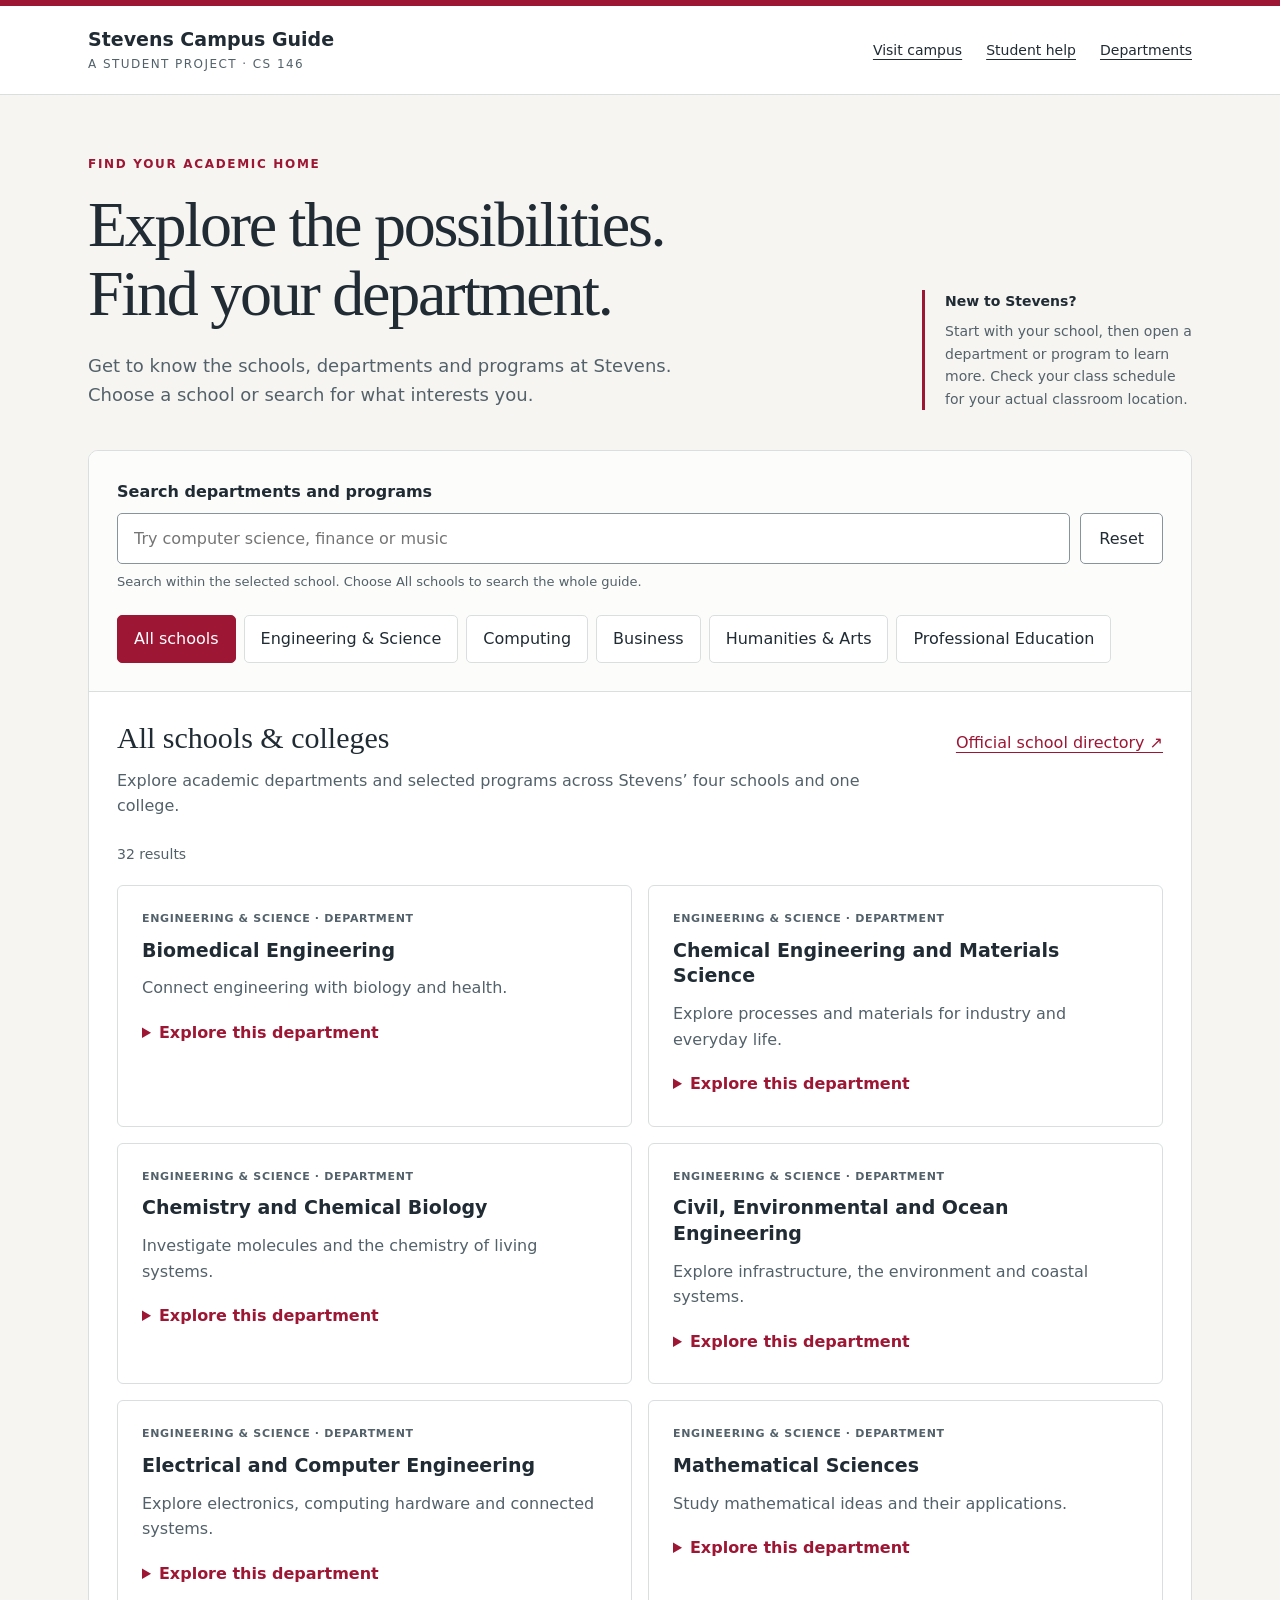
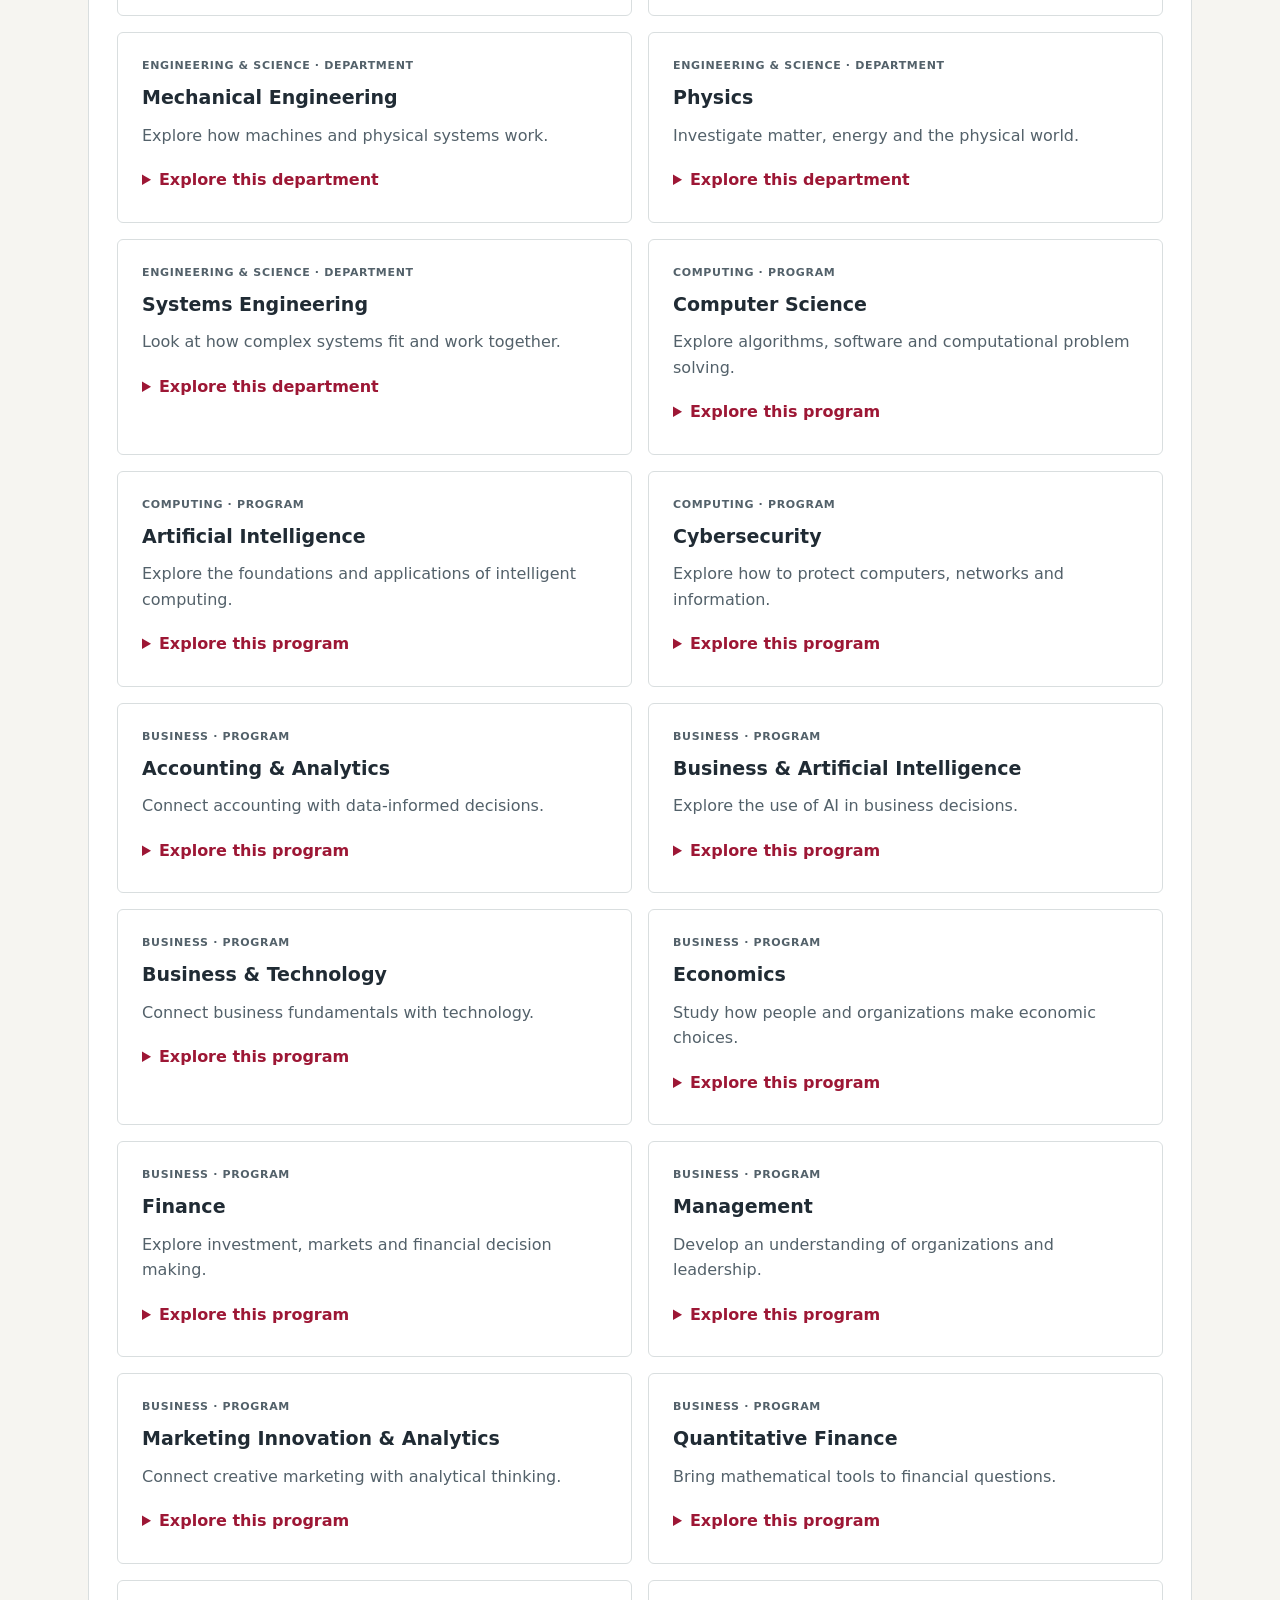
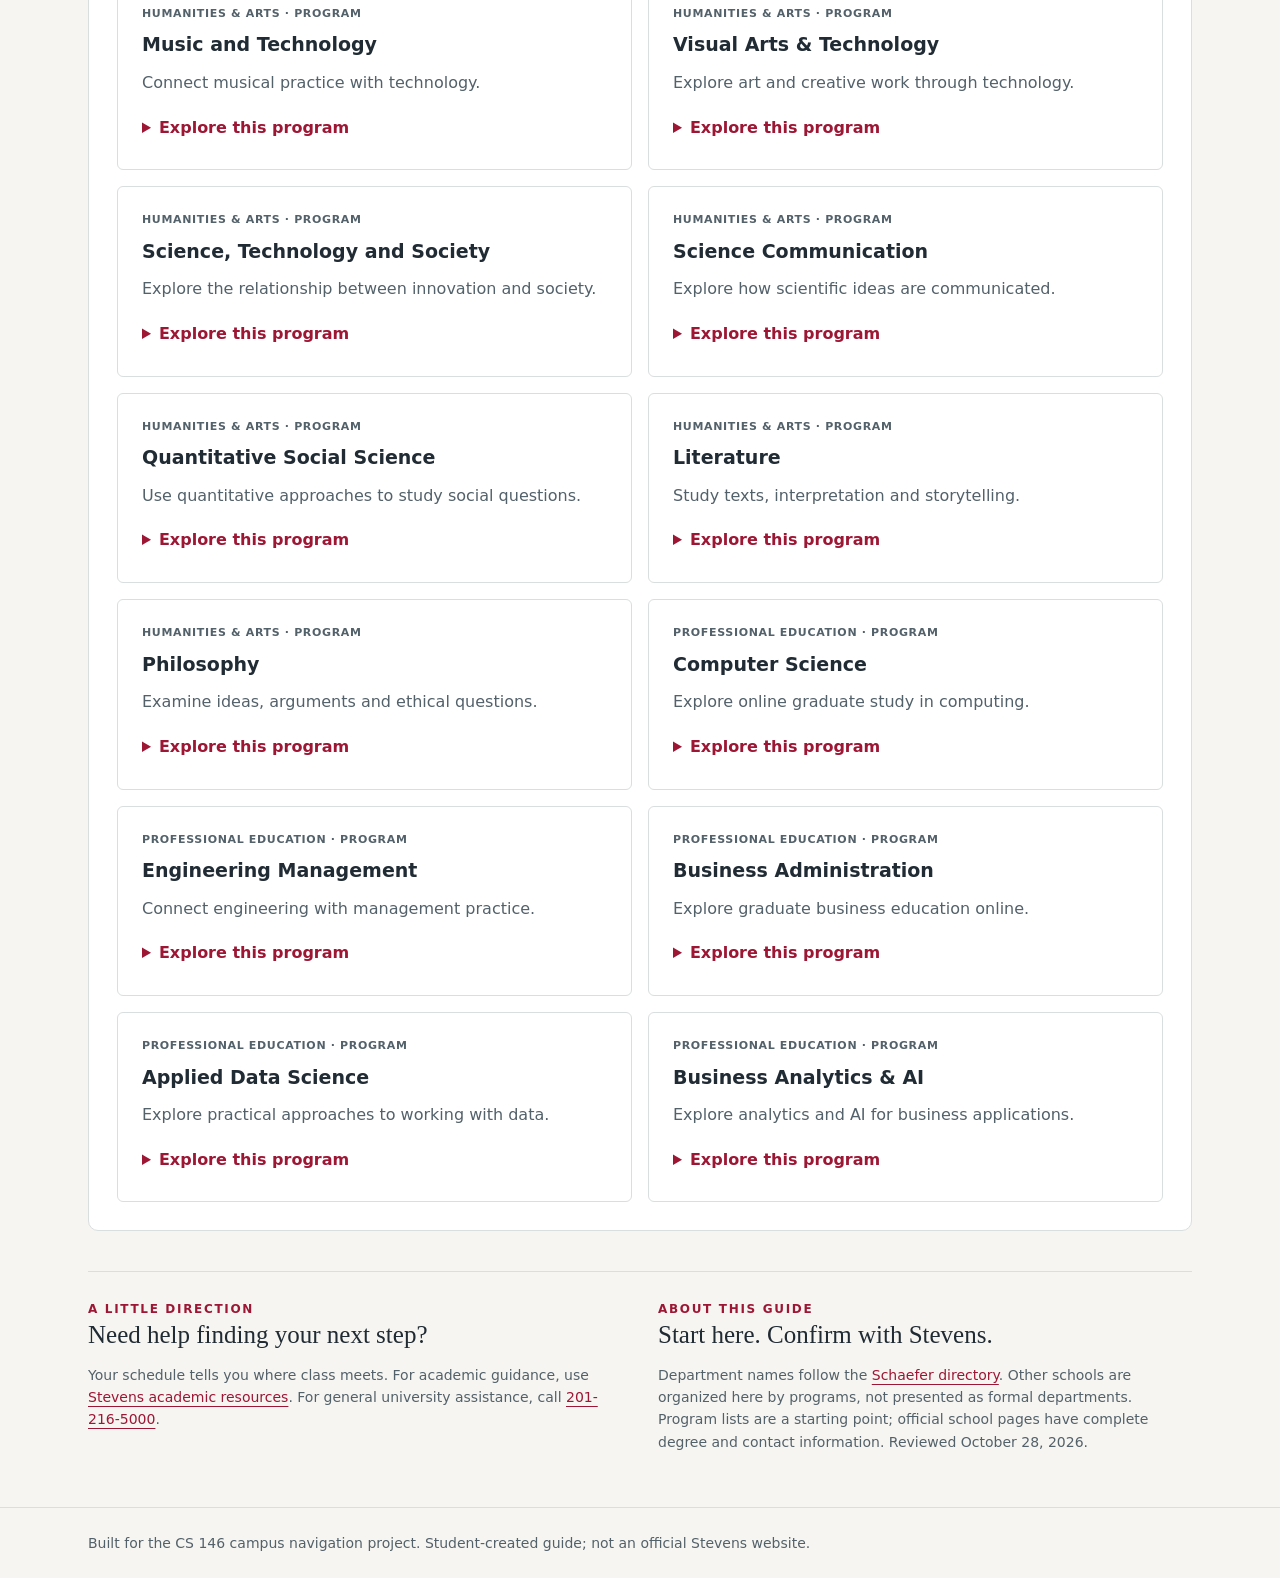
<file: departments.html>
<!doctype html>
<html lang="en">
<head>
  <meta charset="utf-8">
  <meta name="viewport" content="width=device-width, initial-scale=1">
  <meta name="description" content="Explore Stevens departments and programs by school. A student-built guide for finding your academic home.">
  <link rel="stylesheet" href="styles.css">
  <title>Departments | Stevens Campus Guide</title>
</head>
<body>
  <a class="skip" href="#main">Skip to departments</a>
  <header>
    <div class="wrap header-inner">
      <div class="brand">Stevens Campus Guide<span>A student project · CS 146</span></div>
      <!-- Official resources work even before teammates add the other project pages. -->
      <nav aria-label="Campus resources">
        <a href="https://www.stevens.edu/visit">Visit campus</a>
        <a href="#student-help">Student help</a>
        <a href="#directory" aria-current="page">Departments</a>
      </nav>
    </div>
  </header>
  <main id="main" class="wrap">
    <section class="hero" aria-labelledby="page-title">
      <div>
        <div class="eyebrow">Find your academic home</div>
        <h1 id="page-title">Explore the possibilities.<br>Find your department.</h1>
        <p class="intro">Get to know the schools, departments and programs at Stevens. Choose a school or search for what interests you.</p>
      </div>
      <aside class="guide-note"><strong>New to Stevens?</strong>Start with your school, then open a department or program to learn more. Check your class schedule for your actual classroom location.</aside>
    </section>
    <section id="directory" class="directory" aria-label="Academic directory">
      <div class="tools">
        <label class="search-label" for="search">Search departments and programs</label>
        <div class="search-row">
          <input id="search" type="search" placeholder="Try computer science, finance or music" aria-describedby="search-hint" autocomplete="off">
          <button id="clear" class="clear" type="button">Reset</button>
        </div>
        <p class="hint" id="search-hint">Search within the selected school. Choose All schools to search the whole guide.</p>
        <!-- Tabs support pointer, touch, Arrow keys, Home and End. -->
        <div id="school-tabs" class="tabs" role="tablist" aria-label="Schools and colleges"></div>
      </div>
      <div id="school-panel" class="panel" role="tabpanel" tabindex="0">
        <div class="panel-heading"><h2 id="school-title">All schools</h2><a id="school-link" href="https://www.stevens.edu/academics/our-schools">Official school directory ↗</a></div>
        <p id="school-description" class="panel-intro"></p>
        <p id="result-count" role="status" aria-live="polite" aria-atomic="true"></p>
        <div id="results" class="grid"></div>
        <div id="empty" class="empty" hidden><h3>No matches found</h3><p>Try another subject, select All schools, or reset your search.</p></div>
      </div>
      <noscript><p class="panel">Enable JavaScript to use this interactive directory, or browse the <a href="https://www.stevens.edu/academics/our-schools">official schools directory</a>.</p></noscript>
    </section>
    <section id="student-help" class="help" aria-label="Student help and sources">
      <div><div class="eyebrow">A little direction</div><h2>Need help finding your next step?</h2><p>Your schedule tells you where class meets. For academic guidance, use <a href="https://www.stevens.edu/academics/undergraduate-study/academic-resources">Stevens academic resources</a>. For general university assistance, call <a href="tel:+12012165000">201-216-5000</a>.</p></div>
      <div><div class="eyebrow">About this guide</div><h2>Start here. Confirm with Stevens.</h2><p>Department names follow the <a href="https://www.stevens.edu/school-engineering-science/departments">Schaefer directory</a>. Other schools are organized here by programs, not presented as formal departments. Program lists are a starting point; official school pages have complete degree and contact information. Reviewed October 28, 2026.</p></div>
    </section>
  </main>
  <footer><div class="wrap">Built for the CS 146 campus navigation project. Student-created guide; not an official Stevens website.</div></footer>
  <script>
    'use strict';
    // Keep school metadata and directory entries together for easy team maintenance.
    // Source pages were checked on October 28, 2026; use official links for updates.
    const schools = [
      { id: 'all', label: 'All schools', title: 'All schools & colleges', description: 'Explore academic departments and selected programs across Stevens’ four schools and one college.', url: 'https://www.stevens.edu/academics/our-schools' },
      { id: 'engineering', label: 'Engineering & Science', title: 'Schaefer School of Engineering and Science', description: 'Browse all nine academic departments. Open a card for areas to explore, then visit the official directory for degree details.', url: 'https://www.stevens.edu/school-engineering-science/departments' },
      { id: 'computing', label: 'Computing', title: 'School of Computing', description: 'Explore undergraduate computing programs. The school also offers graduate study in computer science, cybersecurity, AI, machine learning and data science.', url: 'https://www.stevens.edu/school-computing' },
      { id: 'business', label: 'Business', title: 'School of Business', description: 'Explore the eight undergraduate majors. Graduate degrees, minors and certificates are listed on the official school website.', url: 'https://www.stevens.edu/school-business/undergraduate-programs' },
      { id: 'hass', label: 'Humanities & Arts', title: 'School of Humanities, Arts and Social Sciences', description: 'Explore seven undergraduate majors connecting creativity, society and technology. Visit the school for minors and the accelerated law pathway.', url: 'https://www.stevens.edu/hass' },
      { id: 'professional', label: 'Professional Education', title: 'College of Professional Education', description: 'Explore selected online graduate programs for working professionals. The college also offers pathway certificates and AI upskilling.', url: 'https://online.stevens.edu/' }
    ];
    const entries = [
      ['engineering', 'Biomedical Engineering', 'Connect engineering with biology and health.', ['Biomedical engineering', 'Health technology']],
      ['engineering', 'Chemical Engineering and Materials Science', 'Explore processes and materials for industry and everyday life.', ['Chemical engineering', 'Materials science']],
      ['engineering', 'Chemistry and Chemical Biology', 'Investigate molecules and the chemistry of living systems.', ['Chemistry', 'Chemical biology']],
      ['engineering', 'Civil, Environmental and Ocean Engineering', 'Explore infrastructure, the environment and coastal systems.', ['Civil engineering', 'Environmental engineering', 'Ocean engineering']],
      ['engineering', 'Electrical and Computer Engineering', 'Explore electronics, computing hardware and connected systems.', ['Electrical engineering', 'Computer engineering']],
      ['engineering', 'Mathematical Sciences', 'Study mathematical ideas and their applications.', ['Mathematics', 'Applied mathematics']],
      ['engineering', 'Mechanical Engineering', 'Explore how machines and physical systems work.', ['Mechanical engineering', 'Design']],
      ['engineering', 'Physics', 'Investigate matter, energy and the physical world.', ['Physics', 'Quantum science']],
      ['engineering', 'Systems Engineering', 'Look at how complex systems fit and work together.', ['Systems engineering', 'Systems thinking']],
      ['computing', 'Computer Science', 'Explore algorithms, software and computational problem solving.', ['B.S. in Computer Science']],
      ['computing', 'Artificial Intelligence', 'Explore the foundations and applications of intelligent computing.', ['B.S. in Artificial Intelligence']],
      ['computing', 'Cybersecurity', 'Explore how to protect computers, networks and information.', ['B.S. in Cybersecurity']],
      ['business', 'Accounting & Analytics', 'Connect accounting with data-informed decisions.', ['Undergraduate major']],
      ['business', 'Business & Artificial Intelligence', 'Explore the use of AI in business decisions.', ['Undergraduate major']],
      ['business', 'Business & Technology', 'Connect business fundamentals with technology.', ['Undergraduate major']],
      ['business', 'Economics', 'Study how people and organizations make economic choices.', ['Undergraduate major']],
      ['business', 'Finance', 'Explore investment, markets and financial decision making.', ['Undergraduate major']],
      ['business', 'Management', 'Develop an understanding of organizations and leadership.', ['Undergraduate major']],
      ['business', 'Marketing Innovation & Analytics', 'Connect creative marketing with analytical thinking.', ['Undergraduate major']],
      ['business', 'Quantitative Finance', 'Bring mathematical tools to financial questions.', ['Undergraduate major']],
      ['hass', 'Music and Technology', 'Connect musical practice with technology.', ['B.A. degree']],
      ['hass', 'Visual Arts & Technology', 'Explore art and creative work through technology.', ['B.A. degree']],
      ['hass', 'Science, Technology and Society', 'Explore the relationship between innovation and society.', ['B.S. degree']],
      ['hass', 'Science Communication', 'Explore how scientific ideas are communicated.', ['B.A. degree']],
      ['hass', 'Quantitative Social Science', 'Use quantitative approaches to study social questions.', ['B.S. degree']],
      ['hass', 'Literature', 'Study texts, interpretation and storytelling.', ['B.A. degree']],
      ['hass', 'Philosophy', 'Examine ideas, arguments and ethical questions.', ['B.A. degree']],
      ['professional', 'Computer Science', 'Explore online graduate study in computing.', ['M.S. degree', 'Online']],
      ['professional', 'Engineering Management', 'Connect engineering with management practice.', ['M.Eng. degree', 'Online']],
      ['professional', 'Business Administration', 'Explore graduate business education online.', ['MBA', 'Online']],
      ['professional', 'Applied Data Science', 'Explore practical approaches to working with data.', ['M.Eng. degree', 'Online']],
      ['professional', 'Business Analytics & AI', 'Explore analytics and AI for business applications.', ['M.S. degree', 'Online']]
    ];
    const tabs = document.querySelector('#school-tabs');
    const panel = document.querySelector('#school-panel');
    const search = document.querySelector('#search');
    const results = document.querySelector('#results');
    let selectedSchool = 'all';

    // Render text through textContent so search text is never interpreted as HTML.
    function element(tag, text, className) {
      const node = document.createElement(tag);
      if (text) node.textContent = text;
      if (className) node.className = className;
      return node;
    }
    function render() {
      const school = schools.find(item => item.id === selectedSchool);
      const query = search.value.trim().toLocaleLowerCase();
      document.querySelector('#school-title').textContent = school.title;
      document.querySelector('#school-description').textContent = school.description;
      document.querySelector('#school-link').href = school.url;
      document.querySelector('#school-link').textContent = selectedSchool === 'all' ? 'Official school directory ↗' : 'Official school page ↗';
      const matches = entries.filter(([id, name, description, topics]) => {
        const owner = schools.find(item => item.id === id);
        return (selectedSchool === 'all' || selectedSchool === id) &&
          [name, description, ...topics, owner.title].join(' ').toLocaleLowerCase().includes(query);
      });
      results.replaceChildren();
      for (const [id, name, description, topics] of matches) {
        const owner = schools.find(item => item.id === id);
        const isDepartment = id === 'engineering';
        const card = element('article', '', 'card');
        card.append(element('p', `${owner.label} · ${isDepartment ? 'Department' : 'Program'}`, 'eyebrow'), element('h3', name), element('p', description));
        // Native details/summary provides accessible expansion without custom click logic.
        const details = element('details');
        details.append(element('summary', isDepartment ? 'Explore this department' : 'Explore this program'));
        details.append(element('p', isDepartment ? 'Areas to explore:' : 'Program information:'));
        const list = element('ul');
        topics.forEach(topic => list.append(element('li', topic)));
        const link = element('a', isDepartment ? 'Find this department at Stevens ↗' : 'Find this program at Stevens ↗');
        link.href = owner.url;
        details.append(list, link);
        card.append(details);
        results.append(card);
      }
      document.querySelector('#result-count').textContent = `${matches.length} ${matches.length === 1 ? 'result' : 'results'}${query ? ' for “' + search.value.trim() + '”' : ''}`;
      document.querySelector('#empty').hidden = matches.length !== 0;
      results.hidden = matches.length === 0;
    }
    function selectSchool(id) {
      selectedSchool = id;
      for (const tab of tabs.children) {
        const active = tab.id === `tab-${id}`;
        tab.setAttribute('aria-selected', String(active));
        tab.tabIndex = active ? 0 : -1;
      }
      panel.setAttribute('aria-labelledby', `tab-${id}`);
      render();
    }
    for (const school of schools) {
      const tab = element('button', school.label);
      tab.type = 'button';
      tab.id = `tab-${school.id}`;
      tab.setAttribute('role', 'tab');
      tab.setAttribute('aria-controls', 'school-panel');
      tab.addEventListener('click', () => selectSchool(school.id));
      tabs.append(tab);
    }
    // Automatic tab activation follows the WAI-ARIA horizontal tab pattern.
    tabs.addEventListener('keydown', event => {
      const buttons = Array.from(tabs.children);
      const current = buttons.indexOf(document.activeElement);
      if (current < 0) return;
      let next;
      if (event.key === 'ArrowRight') next = (current + 1) % buttons.length;
      else if (event.key === 'ArrowLeft') next = (current - 1 + buttons.length) % buttons.length;
      else if (event.key === 'Home') next = 0;
      else if (event.key === 'End') next = buttons.length - 1;
      else return;
      event.preventDefault();
      buttons[next].focus();
      selectSchool(schools[next].id);
    });
    // Keep the query when switching schools so users can compare matching results.
    search.addEventListener('input', render);
    // Reset restores all schools as well as clearing the query.
    document.querySelector('#clear').addEventListener('click', () => {
      search.value = '';
      selectSchool('all');
      search.focus();
    });
    selectSchool('all');
  </script>
</body>
</html>
</file>
<file: styles.css>
:root {
    color-scheme: light;
    --red: #9d1735;
    --ink: #202b34;
    --muted: #53616a;
    --line: #d9dedf;
    --paper: #f6f5f1;
}

* {
    box-sizing: border-box;
}

body {
    margin: 0;
    background: var(--paper);
    color: var(--ink);
    font: 16px/1.6 system-ui, sans-serif;
}

a {
    color: var(--red);
    text-underline-offset: 4px;
}

a:hover {
    text-decoration-thickness: 2px;
}

button,
input {
    font: inherit;
}

button,
summary,
a {
    -webkit-tap-highlight-color: transparent;
}

:focus-visible {
    outline: 3px solid #136f97;
    outline-offset: 4px;
}

.skip {
    position: absolute;
    left: 16px;
    top: -100px;
    background: white;
    padding: 12px;
    z-index: 2;
}

.skip:focus {
    top: 10px;
}

.wrap {
    max-width: 1160px;
    margin: auto;
    padding-inline: 28px;
}

/* Header */
header {
    background: white;
    border-top: 6px solid var(--red);
    border-bottom: 1px solid var(--line);
}

.header-inner {
    display: flex;
    align-items: center;
    justify-content: space-between;
    gap: 24px;
    min-height: 88px;
}

.brand {
    font-weight: 750;
    font-size: 19px;
    line-height: 1.3;
}

.brand span {
    display: block;
    font-size: 12px;
    font-weight: 500;
    letter-spacing: .12em;
    text-transform: uppercase;
    color: var(--muted);
    margin-top: 5px;
}

nav {
    display: flex;
    gap: 24px;
    font-size: 14px;
}

nav a {
    color: var(--ink);
}

/* Hero */
.hero {
    padding-block: 60px 40px;
    display: grid;
    grid-template-columns: 1fr 270px;
    gap: 48px;
    align-items: end;
}

.eyebrow {
    color: var(--red);
    text-transform: uppercase;
    letter-spacing: .14em;
    font-size: 12px;
    font-weight: 750;
}

h1 {
    font: 500 clamp(38px, 5vw, 64px)/1.08 Georgia, serif;
    letter-spacing: -.035em;
    margin: 16px 0 24px;
}

.intro {
    max-width: 640px;
    font-size: 18px;
    color: var(--muted);
    margin-bottom: 0;
}

.guide-note {
    border-left: 3px solid var(--red);
    padding-left: 20px;
    color: var(--muted);
    font-size: 14px;
}

.guide-note strong {
    color: var(--ink);
    display: block;
    margin-bottom: 8px;
}

/* Directory */
.directory {
    background: white;
    border: 1px solid var(--line);
    border-radius: 10px;
    margin-bottom: 40px;
    overflow: hidden;
}

/* Search and filters */
.tools {
    padding: 28px;
    background: #fcfcfa;
    border-bottom: 1px solid var(--line);
}

.search-label {
    display: block;
    font-weight: 650;
    margin-bottom: 8px;
}

.search-row {
    display: flex;
    gap: 10px;
}

input {
    width: 100%;
    border: 1px solid #88949b;
    border-radius: 5px;
    padding: 12px 16px;
    min-width: 0;
    background: white;
    color: var(--ink);
}

.clear {
    border: 1px solid #88949b;
    border-radius: 5px;
    background: white;
    padding: 10px 18px;
    cursor: pointer;
    color: var(--ink);
}

.clear:hover {
    background: #eee;
}

.hint {
    color: var(--muted);
    font-size: 13px;
    margin: 8px 0 22px;
}

.tabs {
    display: flex;
    flex-wrap: wrap;
    gap: 8px;
}

[role="tab"] {
    border: 1px solid var(--line);
    border-radius: 5px;
    background: white;
    color: var(--ink);
    padding: 10px 16px;
    cursor: pointer;
    min-height: 44px;
}

[role="tab"]:hover {
    border-color: var(--red);
}

[role="tab"][aria-selected="true"] {
    background: var(--red);
    border-color: var(--red);
    color: white;
}

/* Directory results */
.panel {
    padding: 28px;
}

.panel-heading {
    display: flex;
    justify-content: space-between;
    gap: 20px;
    align-items: baseline;
}

h2 {
    font: 500 30px/1.2 Georgia, serif;
    margin: 0 0 12px;
}

.panel-intro {
    color: var(--muted);
    margin: 0 0 24px;
    max-width: 750px;
}

#result-count {
    color: var(--muted);
    font-size: 14px;
    margin: 0 0 20px;
}

.grid {
    display: grid;
    grid-template-columns: repeat(2, minmax(0, 1fr));
    gap: 16px;
}

.card {
    border: 1px solid var(--line);
    border-radius: 6px;
    padding: 24px;
}

.card .eyebrow {
    letter-spacing: .06em;
    font-size: 11px;
    margin: 0 0 10px;
}

h3 {
    font-size: 19px;
    line-height: 1.35;
    margin: 0 0 12px;
}

.card p {
    color: var(--muted);
    margin: 0 0 14px;
}

summary {
    color: var(--red);
    cursor: pointer;
    font-weight: 650;
    padding: 5px 0;
}

details[open] summary {
    margin-bottom: 12px;
}

details ul {
    padding-left: 22px;
    margin: 0 0 18px;
}

.empty {
    padding: 30px;
    border: 1px dashed #88949b;
    border-radius: 6px;
    text-align: center;
}

.empty h3 {
    margin-bottom: 8px;
}

/* Additional help */
.help {
    display: grid;
    grid-template-columns: 1fr 1fr;
    gap: 36px;
    padding: 28px 0 40px;
    border-top: 1px solid var(--line);
}

.help h2 {
    font-size: 25px;
}

.help p,
footer {
    color: var(--muted);
    font-size: 14px;
}

footer {
    padding-block: 24px;
    border-top: 1px solid var(--line);
}

/* Utility classes */
[hidden] {
    display: none !important;
}

/* Mobile layout */
@media (max-width: 700px) {
   }

.skip-link {
    position: absolute;
    top: -100px;
    left: 16px;
    z-index: 10;
    padding: 12px 16px;
    background: white;
    color: var(--red);
    border: 1px solid var(--line);
    border-radius: 5px;
}

.skip-link:focus {
    top: 10px;
}

.main-header {
    background: white;
    border-top: 6px solid var(--red);
    border-bottom: 1px solid var(--line);
}

.header-container {
    max-width: 1160px;
    margin: 0 auto;
    padding: 24px 28px;
}

.header-container h1 {
    margin: 0 0 8px;
    font: 500 clamp(32px, 4vw, 48px)/1.15 Georgia, serif;
    letter-spacing: -.035em;
    color: var(--ink);
}

.header-container > p {
    margin: 0 0 24px;
    color: var(--muted);
    font-size: 16px;
}

.main-nav ul {
    display: flex;
    flex-wrap: wrap;
    gap: 12px;
    list-style: none;
    padding: 0;
    margin: 0;
}

.main-nav a {
    display: inline-block;
    padding: 9px 14px;
    border-radius: 5px;
    color: var(--ink);
    font-size: 14px;
    text-decoration: none;
    transition: background-color 0.2s, color 0.2s;
}

.main-nav a:hover,
.main-nav a:focus-visible {
    background: #f6e9ec;
    color: var(--red);
}

.main-nav a.active {
    background: var(--red);
    color: white;
}

.container {
    max-width: 1160px;
    margin: 0 auto;
    padding: 40px 28px;
}

.container section {
    margin-bottom: 48px;
}

.container section > h2 {
    font: 500 30px/1.2 Georgia, serif;
    color: var(--ink);
    margin: 0 0 12px;
}

.container section > p {
    max-width: 750px;
    color: var(--muted);
    margin: 0 0 24px;
}

.grid-container {
    display: grid;
    grid-template-columns: repeat(2, minmax(0, 1fr));
    gap: 20px;
}

.building-card {
    min-width: 0;
    overflow: hidden;
    background: white;
    border: 1px solid var(--line);
    border-radius: 8px;
    transition: transform 0.2s, box-shadow 0.2s;
}

.building-card:hover {
    transform: translateY(-3px);
    box-shadow: 0 6px 18px rgb(32 43 52 / 10%);
}

.card-link {
    display: flex;
    flex-direction: column;
    height: 100%;
    color: inherit;
    text-decoration: none;
}

.card-link:focus-visible {
    outline-offset: -4px;
}

.building-img {
    display: block;
    width: 100%;
    height: 220px;
    object-fit: cover;
    background: #e8e8e5;
}

.card-content {
    flex: 1;
    padding: 24px;
}

.card-content h3 {
    color: var(--ink);
    font-size: 20px;
    line-height: 1.35;
    margin: 0 0 12px;
}

.card-content p {
    color: var(--muted);
    font-size: 15px;
    line-height: 1.65;
    margin: 0;
}

/* Campus map */
.map-section {
    padding: 28px;
    background: white;
    border: 1px solid var(--line);
    border-radius: 8px;
}

.map-wrapper {
    overflow: hidden;
    border: 1px solid var(--line);
    border-radius: 6px;
    background: #fcfcfa;
}

.campus-map-img {
    display: block;
    width: 100%;
    height: auto;
    max-height: 650px;
    object-fit: contain;
}

/* Student resources table */
.table-wrapper {
    width: 100%;
    overflow-x: auto;
    background: white;
    border: 1px solid var(--line);
    border-radius: 8px;
}

.styled-table {
    width: 100%;
    border-collapse: collapse;
    text-align: left;
    font-size: 14px;
}

.styled-table th,
.styled-table td {
    padding: 16px 18px;
    border-bottom: 1px solid var(--line);
    vertical-align: top;
}

.styled-table th {
    background: #fcfcfa;
    color: var(--ink);
    font-weight: 700;
    white-space: nowrap;
}

.styled-table tbody tr:last-child td {
    border-bottom: none;
}

.styled-table tbody tr:hover {
    background: #faf8f6;
}

.styled-table td {
    color: var(--muted);
}

.styled-table td strong {
    color: var(--ink);
}

.styled-table a {
    overflow-wrap: anywhere;
}

@media (max-width: 700px) {

     .wrap {
        padding-inline: 18px;
    }

    .header-inner {
        align-items: flex-start;
        flex-direction: column;
        gap: 16px;
        padding-block: 20px;
    }

    nav {
        gap: 20px;
        flex-wrap: wrap;
    }

    .hero {
        grid-template-columns: 1fr;
        padding-block: 36px 28px;
        gap: 24px;
    }

    .guide-note {
        max-width: 100%;
    }

    .tools,
    .panel {
        padding: 20px;
    }

    .grid,
    .help {
        grid-template-columns: 1fr;
    }

    .panel-heading {
        flex-direction: column;
        gap: 0;
    }

    [role="tab"] {
        flex-grow: 1;
        padding-inline: 10px;
        font-size: 14px;
    }

    .card {
        padding: 20px;
    }

    .header-container {
        padding: 24px 18px;
    }

    .header-container > p {
        margin-bottom: 20px;
    }

    .main-nav ul {
        gap: 6px;
    }

    .main-nav a {
        padding: 10px;
    }

    .container {
        padding: 28px 18px;
    }

    .container section {
        margin-bottom: 36px;
    }

    .container section > h2 {
        font-size: 27px;
    }

    .grid-container {
        grid-template-columns: 1fr;
        gap: 16px;
    }

    .building-img {
        height: 220px;
    }

    .card-content {
        padding: 20px;
    }

    .map-section {
        padding: 20px;
    }

    .campus-map-img {
        max-height: none;
    }

    .styled-table th,
    .styled-table td {
        padding: 12px;
    }
}

@media (prefers-reduced-motion: reduce) {
    .building-card,
    .main-nav a {
        transition: none;
    }

    .building-card:hover {
        transform: none;
    }
}
</file>
